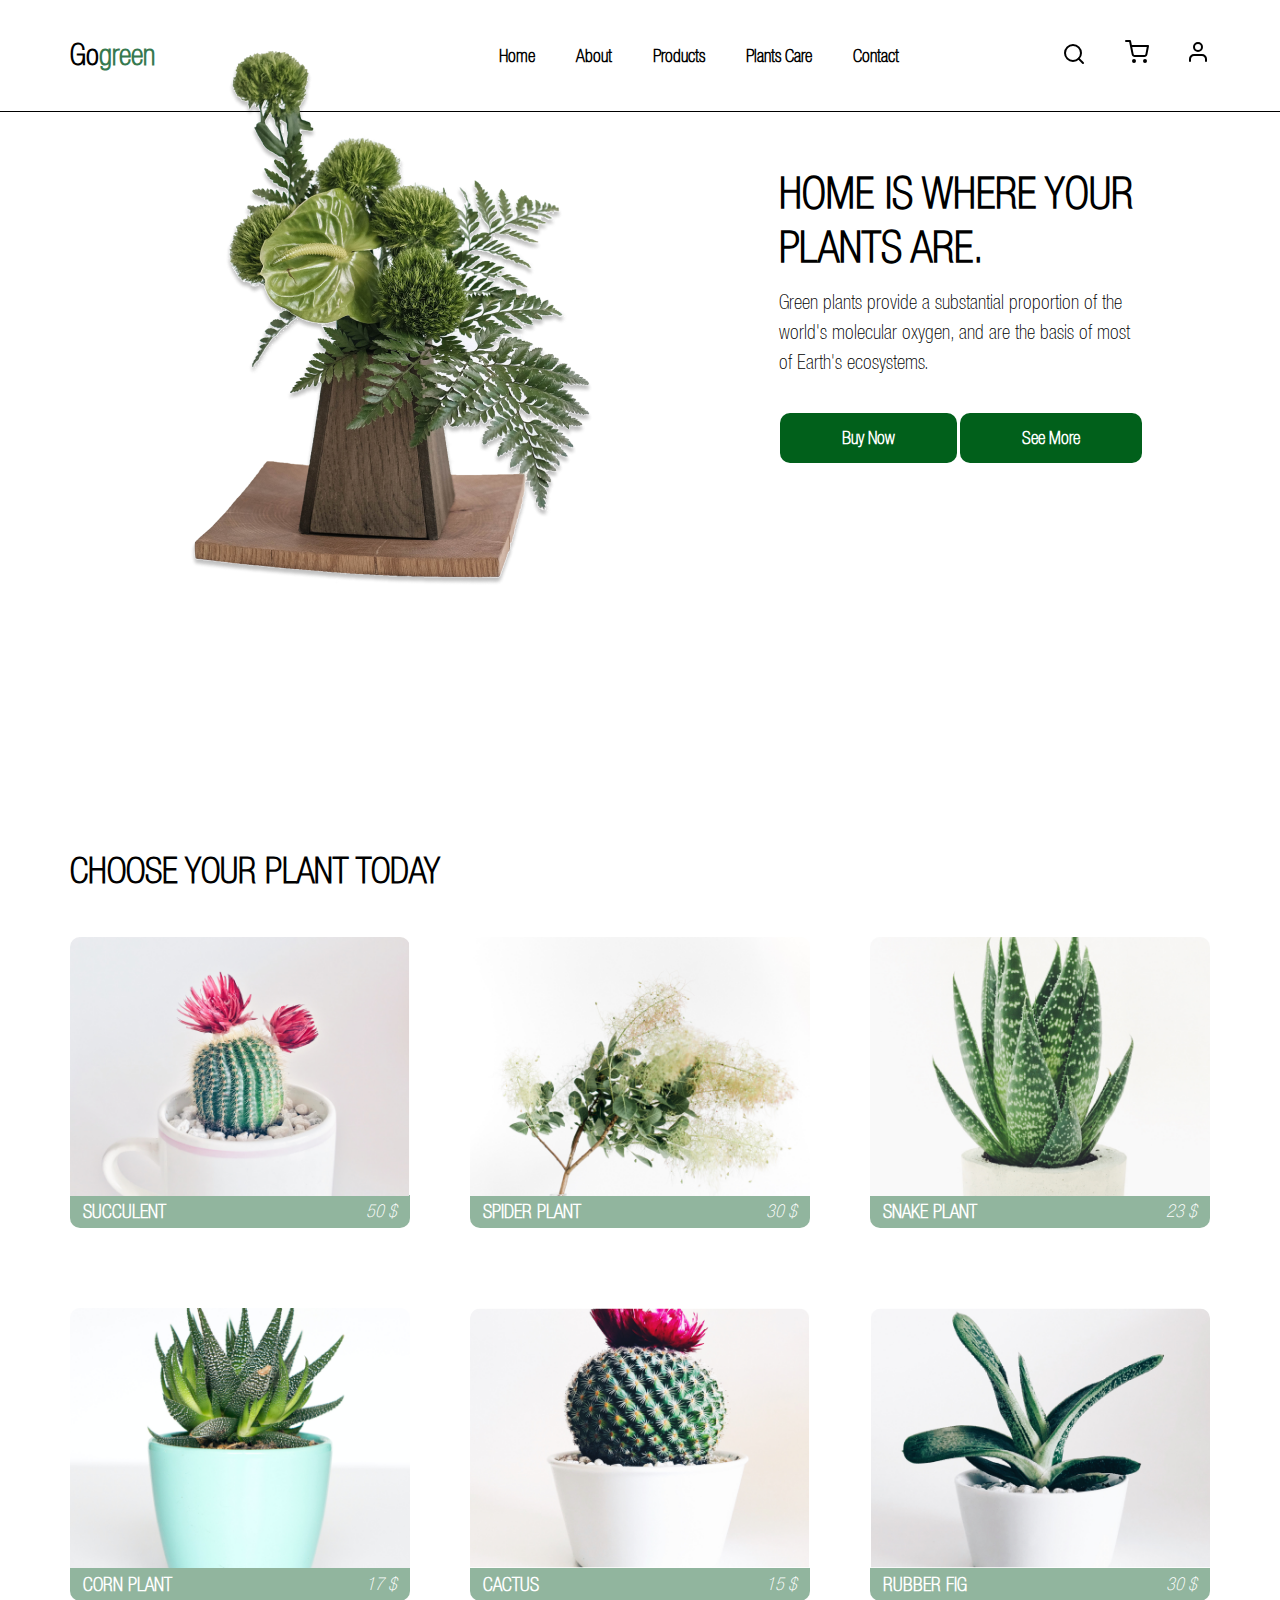
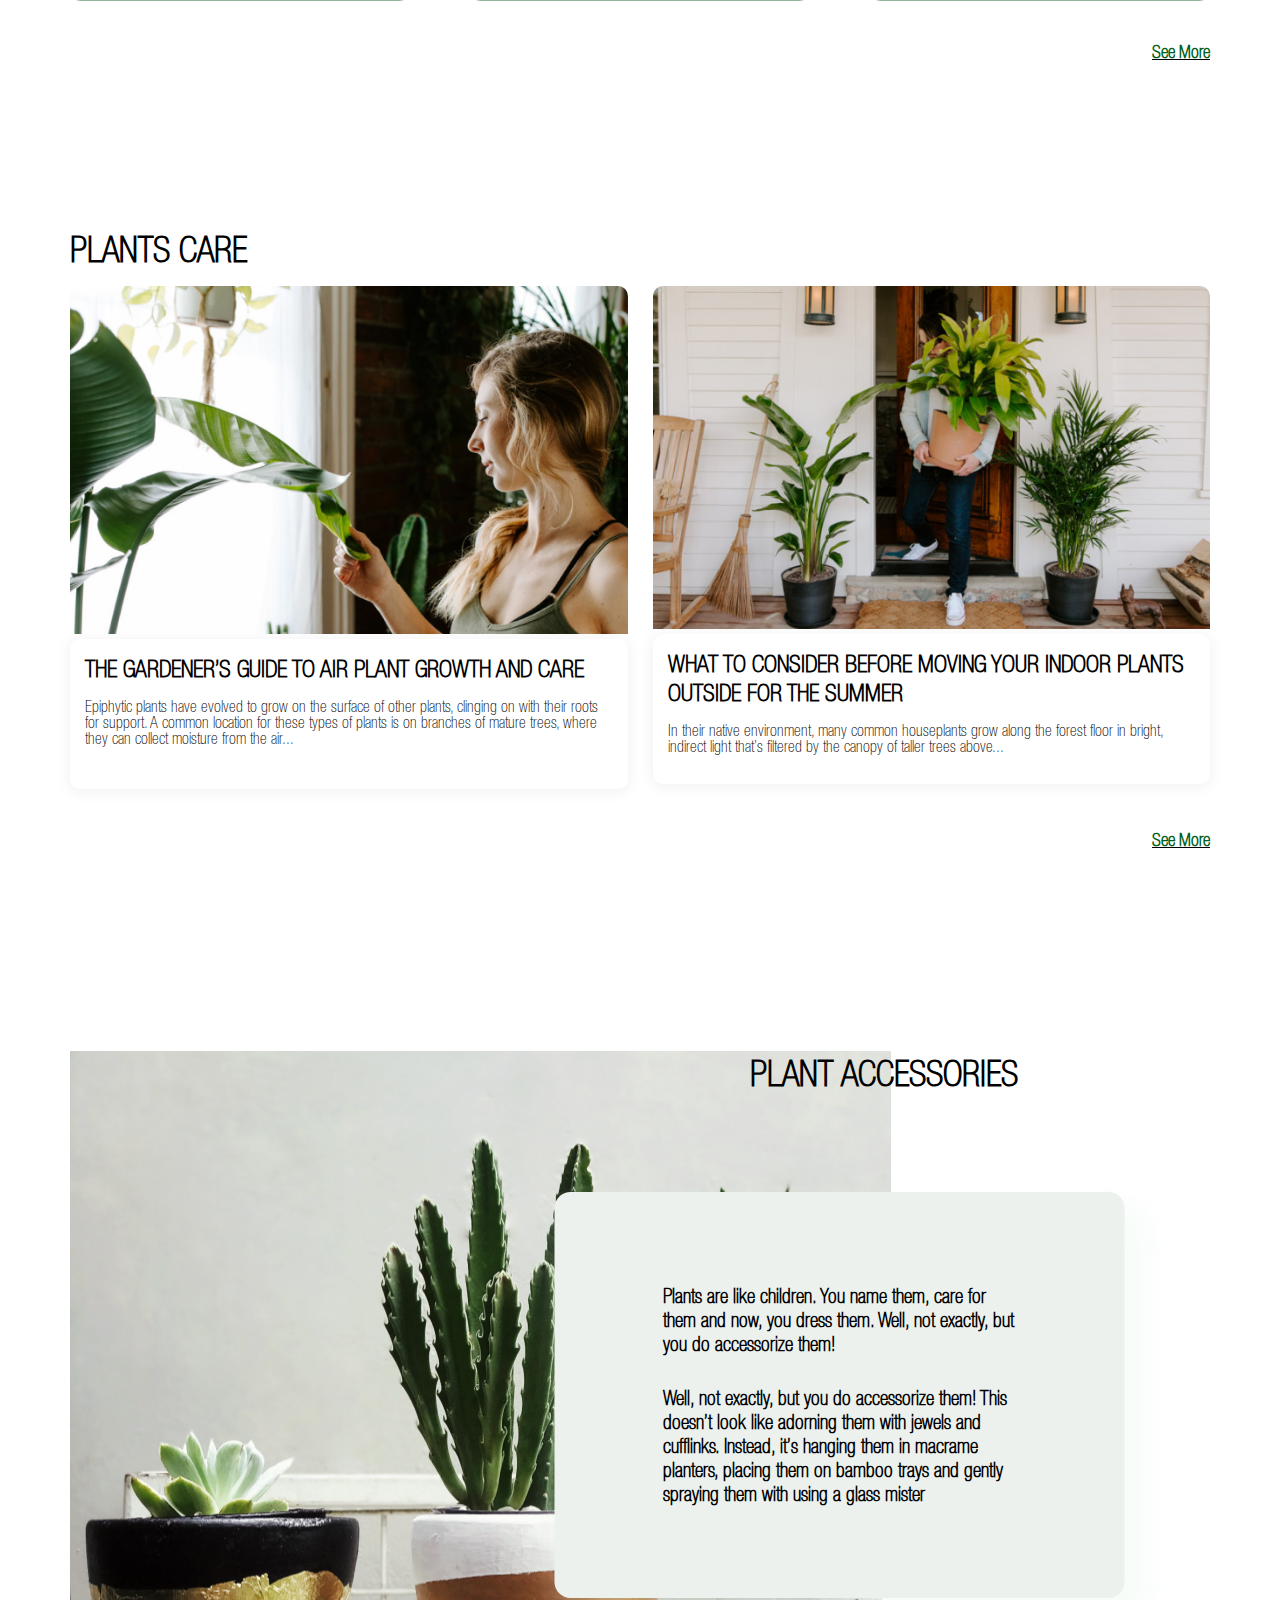
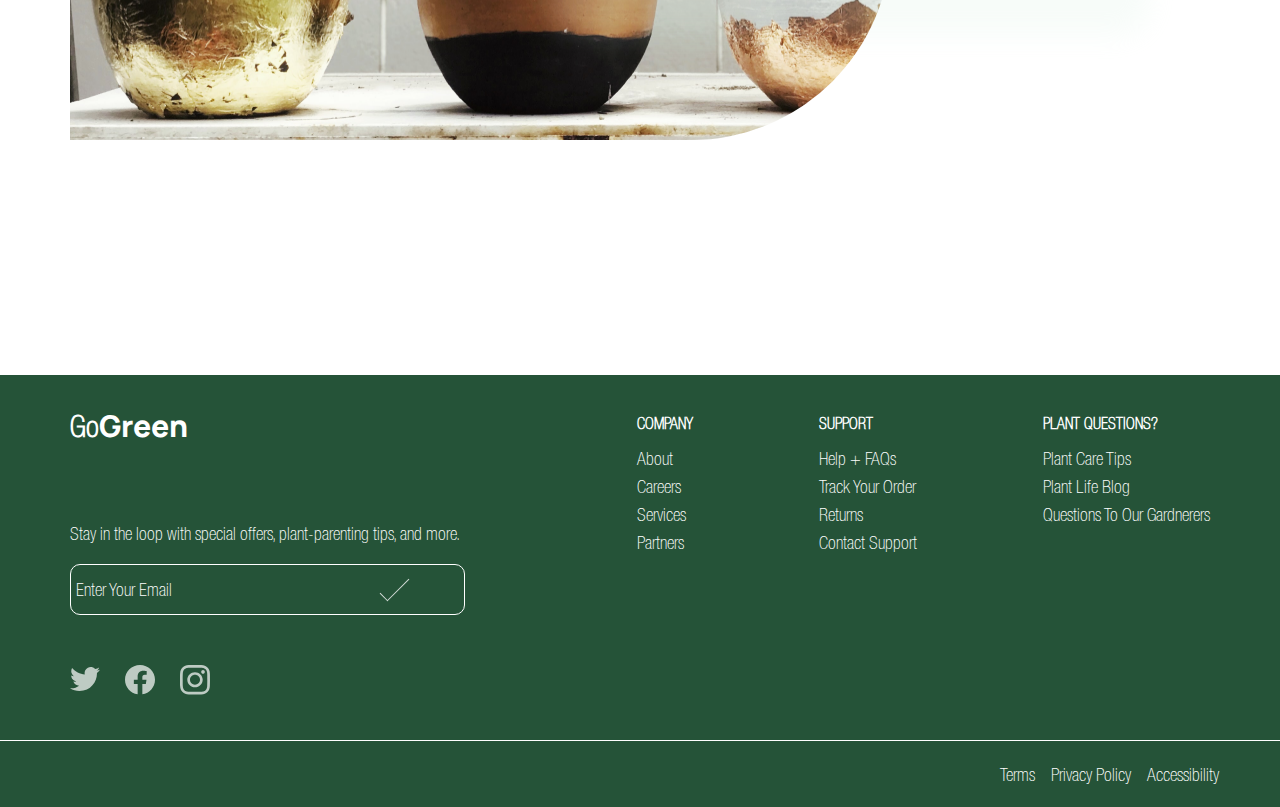
<file: index.html>
<!DOCTYPE html>
<html lang="us">
    <head>
        <title>GoGreen - Home</title>

        <meta name="viewport" content="width=device-width, initial-scale=1.0">
        <meta charset="UTF-8">
        <meta http-equiv="X-UA-Compatible" content="IE=edge">
        <meta name="description" content="Plants webpage">

        <!-- css files -->
        <link rel="stylesheet" href="assets/css/reset.css">
        <link rel="stylesheet" href="assets/css/style.css">
    </head>

    <body>

        <!-- header -->
        <header class="container dis-flex sp-bet align-mid">
            <div class="header-item logo">
                <a href="index.html">
                <span class="logo-text">go<span class="logo-accent">green</span></span>
            </a>
            </div>
            <nav class="header-item nav dis-flex align-mid">
                <div class="links">
                    <ul class="dis-flex">
                        <li><a href="index.html">home</a></li>
                        <li><a href="">about</a></li>
                        <li><a href="">products</a></li>
                        <li><a href="">plants care</a></li>
                        <li><a href="assets/pages/contact.html">contact</a></li>
                    </ul>
                </div>
                <div class="user-links">
                    <ul class="dis-flex">
                        <li><form class="search-from">
                            <button type="submit" name="search" class="search-btn"><svg width="24" height="24" viewBox="0 0 24 24" fill="none" xmlns="http://www.w3.org/2000/svg">
                                <path d="M11 19C15.4183 19 19 15.4183 19 11C19 6.58172 15.4183 3 11 3C6.58172 3 3 6.58172 3 11C3 15.4183 6.58172 19 11 19Z" stroke="black" stroke-width="2" stroke-linecap="round" stroke-linejoin="round"/>
                                <path d="M20.9999 21L16.6499 16.65" stroke="black" stroke-width="2" stroke-linecap="round" stroke-linejoin="round"/>
                                </svg>
                                </button>
                        </form>
                    </li>
                        <li><a href="#"><svg width="24" height="24" viewBox="0 0 24 24" fill="none" xmlns="http://www.w3.org/2000/svg">
                            <path d="M9 22C9.55228 22 10 21.5523 10 21C10 20.4477 9.55228 20 9 20C8.44772 20 8 20.4477 8 21C8 21.5523 8.44772 22 9 22Z" stroke="black" stroke-width="2" stroke-linecap="round" stroke-linejoin="round"/>
                            <path d="M20 22C20.5523 22 21 21.5523 21 21C21 20.4477 20.5523 20 20 20C19.4477 20 19 20.4477 19 21C19 21.5523 19.4477 22 20 22Z" stroke="black" stroke-width="2" stroke-linecap="round" stroke-linejoin="round"/>
                            <path d="M1 1H5L7.68 14.39C7.77144 14.8504 8.02191 15.264 8.38755 15.5583C8.75318 15.8526 9.2107 16.009 9.68 16H19.4C19.8693 16.009 20.3268 15.8526 20.6925 15.5583C21.0581 15.264 21.3086 14.8504 21.4 14.39L23 6H6" stroke="black" stroke-width="2" stroke-linecap="round" stroke-linejoin="round"/>
                            </svg>
                            </a></li>
                        <li><a href="#"><svg width="24" height="24" viewBox="0 0 24 24" fill="none" xmlns="http://www.w3.org/2000/svg">
                            <path d="M20 21V19C20 17.9391 19.5786 16.9217 18.8284 16.1716C18.0783 15.4214 17.0609 15 16 15H8C6.93913 15 5.92172 15.4214 5.17157 16.1716C4.42143 16.9217 4 17.9391 4 19V21" stroke="black" stroke-width="2" stroke-linecap="round" stroke-linejoin="round"/>
                            <path d="M12 11C14.2091 11 16 9.20914 16 7C16 4.79086 14.2091 3 12 3C9.79086 3 8 4.79086 8 7C8 9.20914 9.79086 11 12 11Z" stroke="black" stroke-width="2" stroke-linecap="round" stroke-linejoin="round"/>
                            </svg>
                            </a></li>
                    </ul>
                </div>
            </nav>
        </header>

        <!-- main content -->

        <main class="home container">
            <section class="banner dis-flex align-mid sp-around">
                <div class="imagebox">
                    <img src="assets/media/photos/table-plant.png" alt="table-plant">
                </div>
                <div class="textbox">
                    <h1 class="title">home is where your plants are.</h1>
                    <p class="details">Green plants provide a substantial proportion of the world's molecular oxygen, and are the basis of most of Earth's ecosystems.</p>
                    <div class="action-btn dis-flex sp-around">
                        <a href="#">buy now</a>
                        <a href="#">see more</a>
                    </div>
                </div>
            </section>
            <section class="product-list" style="margin: 227px 0 164px">
                <h2>Choose Your Plant Today</h2>
                <div class="products dis-grid">
                    <div class="product">
                        <div class="imagebox-prod pos-rel">
                        <img class="prod-img" src="assets/media/photos/products/stephanie-harvey.png" alt="SUCCULENT">
                        <a href="#" class="cart-button pos-abs">add to cart</a></div>
                        <div class="prod-action dis-flex sp-bet">
                            <h6 class="prod-title">SUCCULENT</h6>
                            <span class="price">50 $</span>
                        </div>
                            
                        </div>
                    <div class="product">
                            <div class="imagebox-prod pos-rel">
                            <img class="prod-img" src="assets/media/photos/products/gaelle-marcel-Azod.png" alt="SPIDER-PLANT">
                            <a href="#" class="cart-button pos-abs">add to cart</a></div>
                            <div class="prod-action dis-flex sp-bet">
                                <h6 class="prod-title">SPIDER PLANT</h6>
                                <span class="price">30 $</span>
                            </div>
                                
                        </div>
                    <div class="product">
                            <div class="imagebox-prod pos-rel">
                            <img class="prod-img" src="assets/media/photos/products/stephanie-harvey-T0.png" alt="SNAKE-PLANT">
                            <a href="#" class="cart-button pos-abs">add to cart</a></div>
                            <div class="prod-action dis-flex sp-bet">
                                <h6 class="prod-title">SNAKE PLANT</h6>
                                <span class="price">23 $</span>
                            </div>
                                
                    </div>
                    <div class="product">
                        <div class="imagebox-prod pos-rel">
                        <img class="prod-img" src="assets/media/photos/products/galina-n.png" alt="corn-plant">
                        <a href="#" class="cart-button pos-abs">add to cart</a></div>
                        <div class="prod-action dis-flex sp-bet">
                            <h6 class="prod-title">corn plant</h6>
                            <span class="price">17 $</span>
                        </div>
                            
                    </div>
                    <div class="product">
                        <div class="imagebox-prod pos-rel">
                        <img class="prod-img" src="assets/media/photos/products/cactus.png" alt="cactus">
                        <a href="#" class="cart-button pos-abs">add to cart</a></div>
                        <div class="prod-action dis-flex sp-bet">
                            <h6 class="prod-title">cactus</h6>
                            <span class="price">15 $</span>
                        </div>
                    </div>
                    <div class="product">
                        <div class="imagebox-prod pos-rel">
                        <img class="prod-img" src="assets/media/photos/products/rubber.png" alt="rubber-fig">
                        <a href="#" class="cart-button pos-abs">add to cart</a></div>
                        <div class="prod-action dis-flex sp-bet">
                            <h6 class="prod-title">rubber fig</h6>
                            <span class="price">30 $</span>
                        </div>
                            
                        </div>
                </div>
                <div class="btn">
                <a href="#">see more</a>
            </div>
                </div>
            </section>
            <section class="blogs dis-grid">
                <h2 style="grid-column:1/3; margin-bottom: 15px;">plants care</h2>
                <div class="article">
                    <div class="imagebox">
                        <a href="#"><img src="assets/media/photos/Bloomscape_Spring.png" alt="Bloomscape_Spring"></a>
                    </div>
                    <div class="textbox">
                        <h4 class="blog-title">The Gardener’s Guide to Air Plant Growth and Care</h4>
                        <p class="excrept">Epiphytic plants have evolved to grow on the surface of other plants, clinging on with their roots for support. A common location for these types of plants is on branches of mature trees, where they can collect moisture from the air...</p>
                    </div>
                </div>
                <div class="article">
                    <div class="imagebox">
                        <a href="#"><img src="assets/media/photos/bloomscape_indoor-outdoor.png" alt="bloomscape_indoor-outdoor"></a>
                    </div>
                    <div class="textbox">
                        <h4 class="blog-title">What To Consider Before Moving Your Indoor Plants 
                            Outside For The Summer
                            </h4>
                        <p class="excrept">In their native environment, many common houseplants grow along the forest floor in bright, indirect light that’s filtered by the canopy of taller trees above...</p>
                    </div>
                </div>
                <div class="btn" style="grid-column:1/3">
                    <a href="#">see more</a>
                </div>
            </section>
            <div class="bio pos-rel">
                <h2 class="pos-abs">Plant Accessories</h2>
                <div class="dis-flex pos-rel">
                <div class="imagebox">
                    <img src="assets/media/photos/ivy-aralia-nizar-Si4PIiajJVU-unsplash 1.png" alt="ivy-aralia-nizar" width="100%" height="100%">
                </div>
                <div class="textbox pos-abs">
                    <p>Plants are like children. You name them, care for them and now, you dress them. Well, not exactly, but you do accessorize them!</p>
                    <p>Well, not exactly, but you do accessorize them! This doesn’t look like adorning them with jewels and cufflinks. Instead, it’s hanging them in macrame planters, placing them on bamboo trays and gently spraying them with using a glass mister
                    </p>
                </div>
            </div>
        </div>
        </main>

        <!-- footer -->

        <footer>
            <div class="top-footer dis-flex sp-bet" style="border-bottom: 1px solid #fff">
                <div class="footer-item info container">
                    <div class="logo">
                        <a href="index.html">go<span class="bold-txt">Green</span></a>
                    </div>
                    <form class="subscribe pos-rel">
                        <p>Stay in the loop with special offers, plant-parenting tips, and more.</p>
                        <input size="50" type="email" placeholder="enter your email">
                        <input type="submit" value="" class="pos-abs">
                    </form>
                    <div class="socials">
                        <ul class="dis-flex align-mid" style="column-gap: 25px;">
                            <li><a href="#" target="_blank">
                                <svg width="30" height="25" viewBox="0 0 30 25" fill="none" xmlns="http://www.w3.org/2000/svg">
                                    <path d="M9.4377 24.002C20.7557 24.002 26.9479 14.7668 26.9479 6.76044C26.9479 6.50081 26.942 6.23541 26.9303 5.97579C28.1348 5.11802 29.1744 4.05556 30 2.83833C28.8782 3.3298 27.6871 3.65078 26.4674 3.7903C27.7516 3.03232 28.7132 1.84157 29.1738 0.438789C27.9657 1.1438 26.6445 1.64112 25.2668 1.90944C24.3385 0.938252 23.1112 0.295213 21.7746 0.0797373C20.438 -0.135738 19.0665 0.0883523 17.8722 0.717362C16.6779 1.34637 15.7273 2.34527 15.1673 3.55961C14.6074 4.77395 14.4693 6.13611 14.7744 7.43547C12.3281 7.31459 9.93492 6.68886 7.74998 5.59883C5.56503 4.5088 3.63712 2.97881 2.09121 1.10805C1.3055 2.44193 1.06507 4.02035 1.41879 5.52251C1.77251 7.02467 2.69383 8.33785 3.99551 9.19517C3.01829 9.16462 2.06247 8.90555 1.20703 8.43937V8.51437C1.20616 9.91418 1.69762 11.2711 2.59789 12.3544C3.49815 13.4378 4.75165 14.1807 6.14531 14.457C5.24007 14.7008 4.28998 14.7364 3.36855 14.5608C3.76182 15.7647 4.52697 16.8176 5.55721 17.5726C6.58746 18.3277 7.8314 18.7472 9.11543 18.7726C6.93553 20.4586 4.24272 21.3732 1.4707 21.3688C0.979109 21.3681 0.487999 21.3384 0 21.28C2.81607 23.0589 6.09191 24.0038 9.4377 24.002Z" fill="white"/>
                                    </svg>
                            </a></li>
                            <li><a href="#" target="_blank">
                                <svg width="30" height="30" viewBox="0 0 30 30" fill="none" xmlns="http://www.w3.org/2000/svg">
                                    <path d="M30 14.7699C30 6.61272 23.2843 0 15 0C6.71572 0 0 6.61272 0 14.7699C0 22.1419 5.48525 28.2524 12.6562 29.3604V19.0394H8.84766V14.7699H12.6562V11.5159C12.6562 7.81422 14.8957 5.76951 18.322 5.76951C19.9626 5.76951 21.6797 6.05798 21.6797 6.05798V9.69277H19.7883C17.925 9.69277 17.3438 10.8314 17.3438 12.0006V14.7699H21.5039L20.8389 19.0394H17.3438V29.3604C24.5147 28.2524 30 22.1419 30 14.7699Z" fill="white"/>
                                    </svg>
                                    
                            </a></li>
                            <li>
                                <a href="#" target="_blank">
                                    <svg width="30" height="30" viewBox="0 0 30 30" fill="none" xmlns="http://www.w3.org/2000/svg">
                                        <path d="M15 2.65974C19.0078 2.65974 19.4824 2.67705 21.0586 2.74629C22.5234 2.80975 23.3145 3.05207 23.8418 3.254C24.5391 3.5194 25.043 3.84249 25.5645 4.35598C26.0918 4.87523 26.4141 5.36564 26.6836 6.05221C26.8887 6.57147 27.1348 7.35612 27.1992 8.79273C27.2695 10.3505 27.2871 10.8178 27.2871 14.7584C27.2871 18.7047 27.2695 19.1721 27.1992 20.7241C27.1348 22.1665 26.8887 22.9453 26.6836 23.4646C26.4141 24.1512 26.0859 24.6473 25.5645 25.1608C25.0371 25.6801 24.5391 25.9974 23.8418 26.2628C23.3145 26.4647 22.5176 26.7071 21.0586 26.7705C19.4766 26.8398 19.002 26.8571 15 26.8571C10.9922 26.8571 10.5176 26.8398 8.94141 26.7705C7.47656 26.7071 6.68555 26.4647 6.1582 26.2628C5.46094 25.9974 4.95703 25.6743 4.43555 25.1608C3.9082 24.6416 3.58594 24.1512 3.31641 23.4646C3.11133 22.9453 2.86523 22.1607 2.80078 20.7241C2.73047 19.1663 2.71289 18.699 2.71289 14.7584C2.71289 10.8121 2.73047 10.3447 2.80078 8.79273C2.86523 7.35035 3.11133 6.57147 3.31641 6.05221C3.58594 5.36564 3.91406 4.86946 4.43555 4.35598C4.96289 3.83672 5.46094 3.5194 6.1582 3.254C6.68555 3.05207 7.48242 2.80975 8.94141 2.74629C10.5176 2.67705 10.9922 2.65974 15 2.65974ZM15 0C10.9277 0 10.418 0.0173085 8.81836 0.0865426C7.22461 0.155777 6.12891 0.409635 5.17969 0.773114C4.18945 1.1539 3.35156 1.65585 2.51953 2.48089C1.68164 3.30016 1.17188 4.1252 0.785156 5.09448C0.416016 6.03491 0.158203 7.10803 0.0878906 8.67734C0.0175781 10.2582 0 10.7601 0 14.7699C0 18.7797 0.0175781 19.2817 0.0878906 20.8568C0.158203 22.4261 0.416016 23.505 0.785156 24.4396C1.17188 25.4147 1.68164 26.2397 2.51953 27.059C3.35156 27.8783 4.18945 28.386 5.17383 28.761C6.12891 29.1245 7.21875 29.3783 8.8125 29.4476C10.4121 29.5168 10.9219 29.5341 14.9941 29.5341C19.0664 29.5341 19.5762 29.5168 21.1758 29.4476C22.7695 29.3783 23.8652 29.1245 24.8145 28.761C25.7988 28.386 26.6367 27.8783 27.4688 27.059C28.3008 26.2397 28.8164 25.4147 29.1973 24.4454C29.5664 23.505 29.8242 22.4318 29.8945 20.8625C29.9648 19.2875 29.9824 18.7855 29.9824 14.7757C29.9824 10.7659 29.9648 10.264 29.8945 8.68888C29.8242 7.11957 29.5664 6.04068 29.1973 5.10601C28.8281 4.1252 28.3184 3.30016 27.4805 2.48089C26.6484 1.66162 25.8105 1.1539 24.8262 0.778884C23.8711 0.415405 22.7813 0.161546 21.1875 0.0923121C19.582 0.0173085 19.0723 0 15 0Z" fill="white"/>
                                        <path d="M15 7.18311C10.7461 7.18311 7.29492 10.5813 7.29492 14.77C7.29492 18.9587 10.7461 22.3569 15 22.3569C19.2539 22.3569 22.7051 18.9587 22.7051 14.77C22.7051 10.5813 19.2539 7.18311 15 7.18311ZM15 19.6914C12.2402 19.6914 10.002 17.4874 10.002 14.77C10.002 12.0526 12.2402 9.84862 15 9.84862C17.7598 9.84862 19.998 12.0526 19.998 14.77C19.998 17.4874 17.7598 19.6914 15 19.6914Z" fill="white"/>
                                        <path d="M24.8086 6.88306C24.8086 7.86387 24 8.6543 23.0098 8.6543C22.0137 8.6543 21.2109 7.85811 21.2109 6.88306C21.2109 5.90224 22.0195 5.11182 23.0098 5.11182C24 5.11182 24.8086 5.90801 24.8086 6.88306Z" fill="white"/>
                                        </svg>
                                                                
                            </a>
                        </li>
                        </ul>
                    </div>
                </div>
                <nav class="footer-item nav container dis-flex">
                    <ul>
                        <h6>company</h6>
                        <li><a href="#">about</a></li>
                        <li><a href="#">careers</a></li>
                        <li><a href="#">services</a></li>
                        <li><a href="#">partners</a></li>
                    </ul>
                    <ul>
                        <h6>support</h6>
                        <li><a href="#">Help + FAQs</a></li>
                        <li><a href="#">Track Your Order</a></li>
                        <li><a href="#">Returns</a></li>
                        <li><a href="#">Contact Support</a></li>
                    </ul>
                    <ul>
                        <h6>PLANT QUESTIONS?</h6>
                        <li><a href="#">Plant Care Tips</a></li>
                        <li><a href="#">Plant Life Blog</a></li>
                        <li><a href="#">Questions to our Gardnerers</a></li>
                    </ul>
                </nav>
            </div>
            <div class="bottom-footer">
                <nav class="bottom-nav">
                    <ul class="dis-flex" style="column-gap: 16px; flex-direction: row-reverse;">
                        <li><a href="#">Accessibility</a></li>
                        <li><a href="#">Privacy Policy</a></li>
                        <li><a href="#">Terms</a></li>
                    </ul>
                </nav>
            </div>
        </footer>
    </body>
</html>
</file>
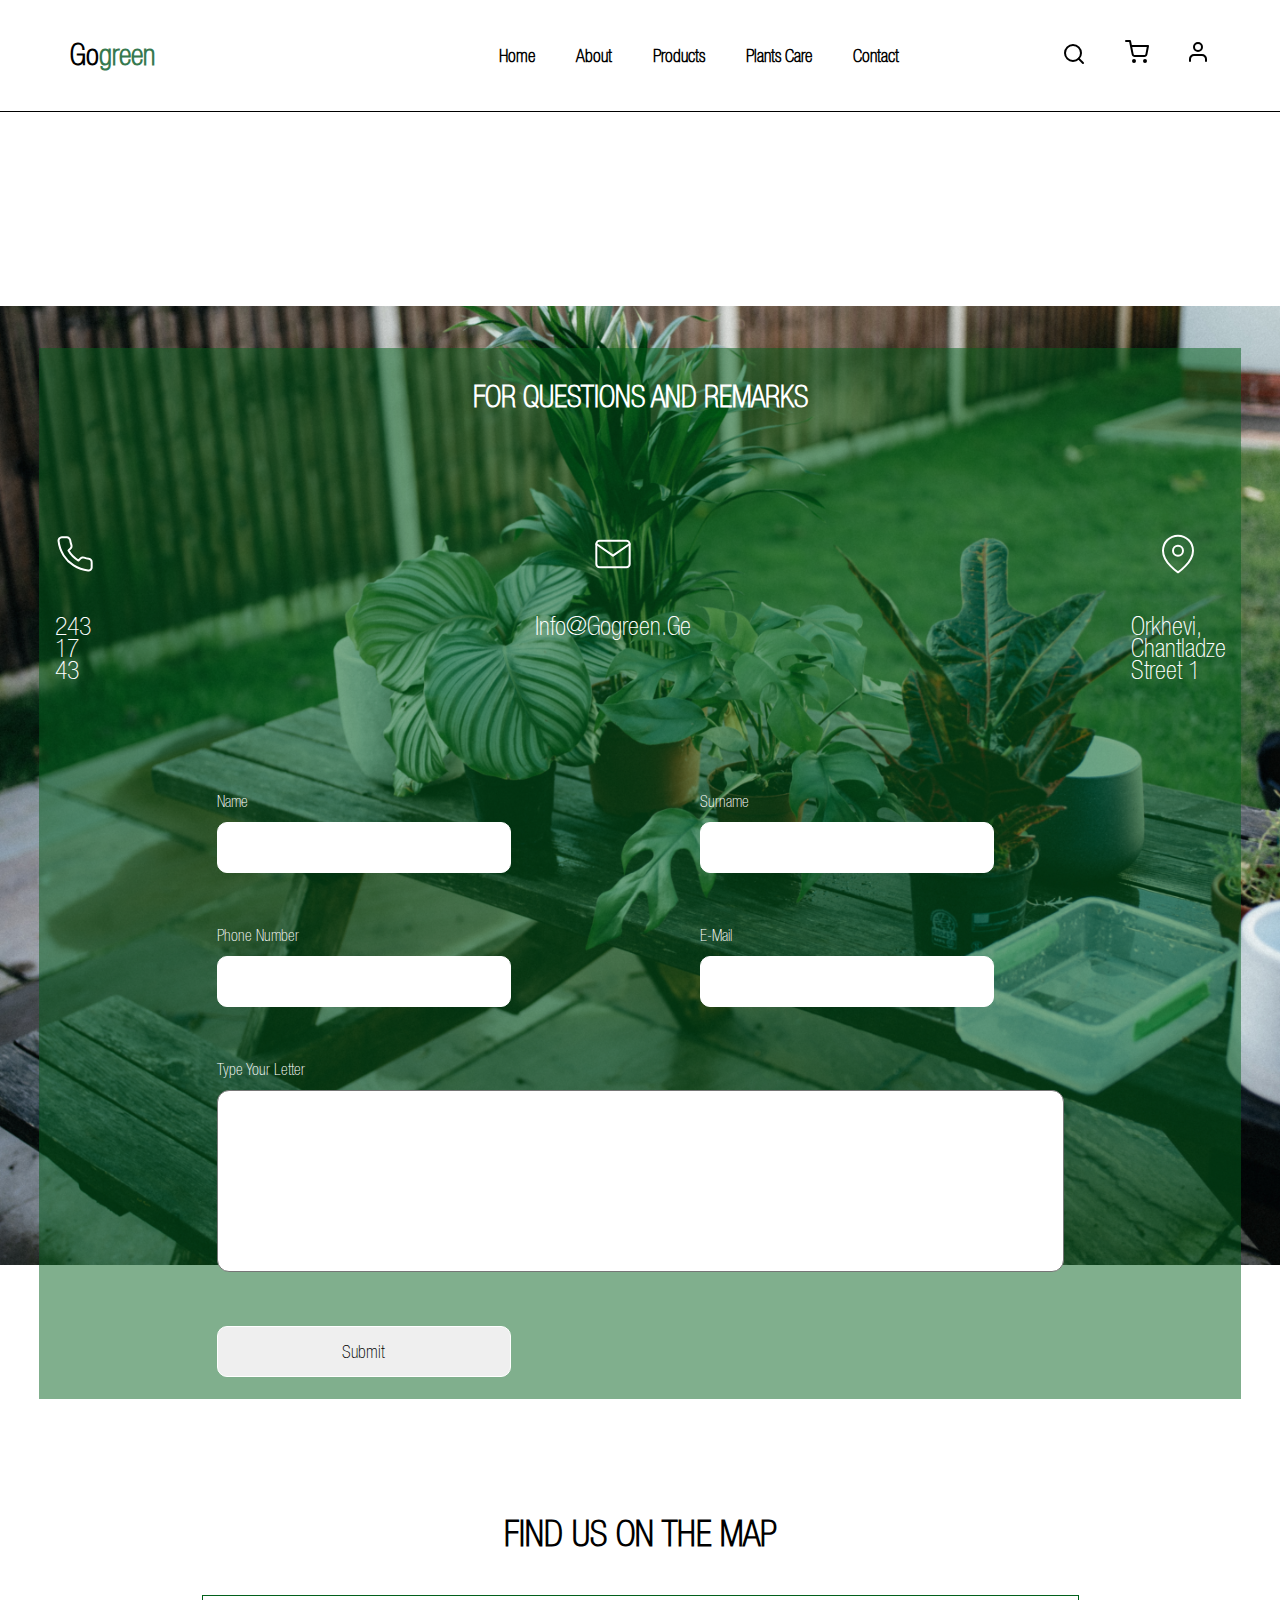
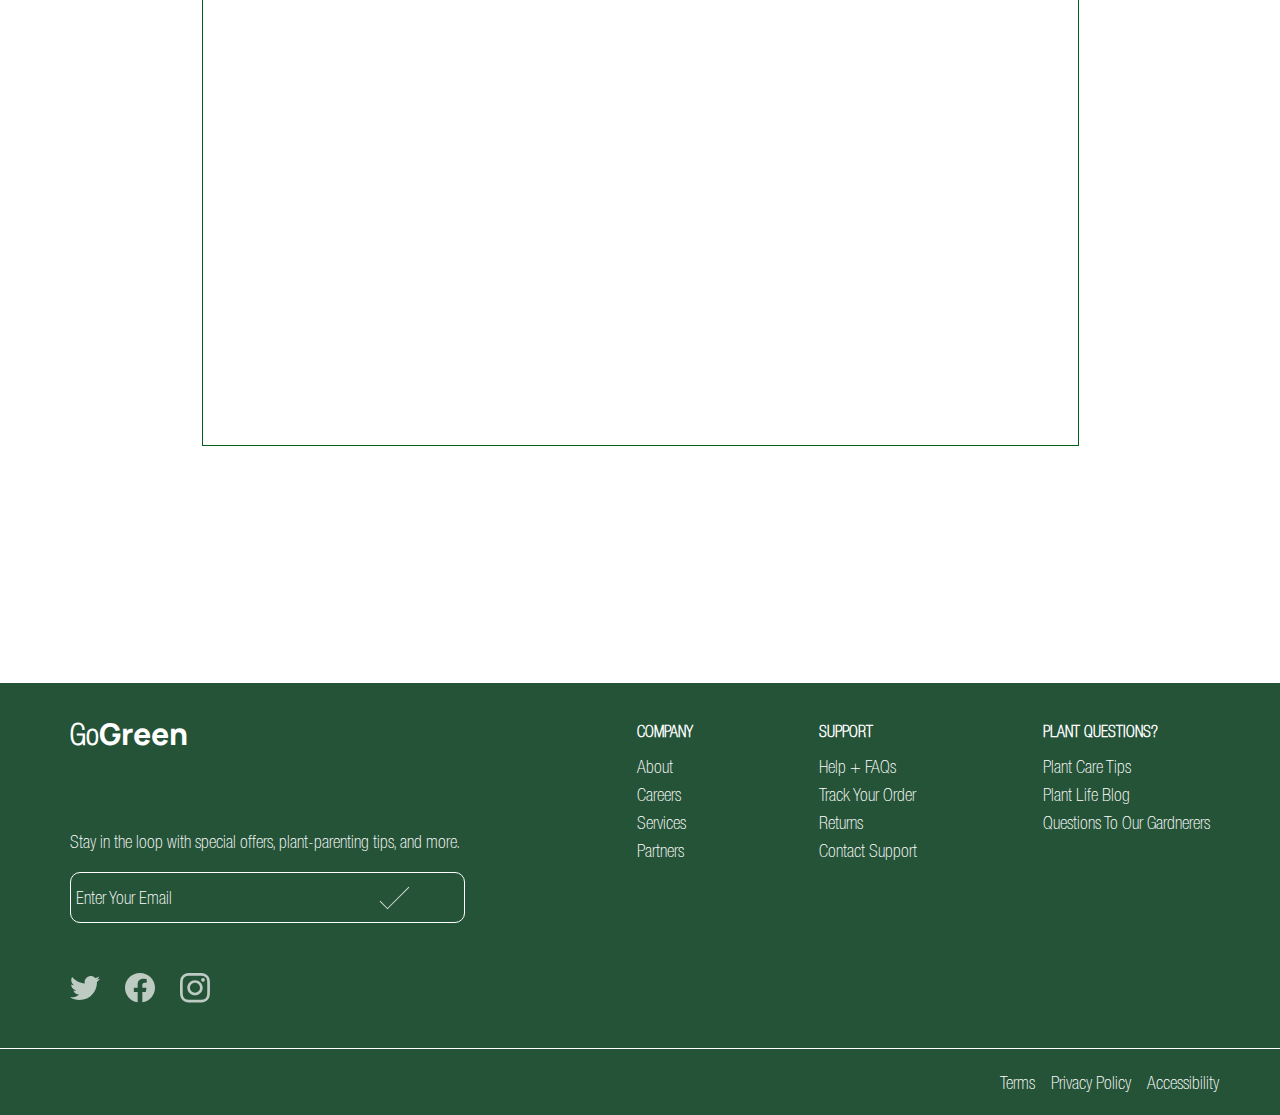
<file: assets/pages/contact.html>
<!DOCTYPE html>
<html lang="us">
    <head>
        <title>GoGreen - Home</title>

        <meta name="viewport" content="width=device-width, initial-scale=1.0">
        <meta charset="UTF-8">
        <meta http-equiv="X-UA-Compatible" content="IE=edge">
        <meta name="description" content="Plants webpage">

        <!-- css files -->
        <link rel="stylesheet" href="../css/reset.css">
        <link rel="stylesheet" href="../css/style.css">
    </head>

    <body>

        <!-- header -->
        <header class="container dis-flex sp-bet align-mid">
            <div class="header-item logo">
                <a href="../../index.html">
                <span class="logo-text">go<span class="logo-accent">green</span></span>
            </a>
            </div>
            <nav class="header-item nav dis-flex align-mid">
                <div class="links">
                    <ul class="dis-flex">
                        <li><a href="../../index.html">home</a></li>
                        <li><a href="">about</a></li>
                        <li><a href="">products</a></li>
                        <li><a href="">plants care</a></li>
                        <li><a href="contact.html">contact</a></li>
                    </ul>
                </div>
                <div class="user-links">
                    <ul class="dis-flex">
                        <li><form class="search-from">
                            <button type="submit" name="search" class="search-btn"><svg width="24" height="24" viewBox="0 0 24 24" fill="none" xmlns="http://www.w3.org/2000/svg">
                                <path d="M11 19C15.4183 19 19 15.4183 19 11C19 6.58172 15.4183 3 11 3C6.58172 3 3 6.58172 3 11C3 15.4183 6.58172 19 11 19Z" stroke="black" stroke-width="2" stroke-linecap="round" stroke-linejoin="round"/>
                                <path d="M20.9999 21L16.6499 16.65" stroke="black" stroke-width="2" stroke-linecap="round" stroke-linejoin="round"/>
                                </svg>
                                </button>
                        </form>
                    </li>
                        <li><a href="#"><svg width="24" height="24" viewBox="0 0 24 24" fill="none" xmlns="http://www.w3.org/2000/svg">
                            <path d="M9 22C9.55228 22 10 21.5523 10 21C10 20.4477 9.55228 20 9 20C8.44772 20 8 20.4477 8 21C8 21.5523 8.44772 22 9 22Z" stroke="black" stroke-width="2" stroke-linecap="round" stroke-linejoin="round"/>
                            <path d="M20 22C20.5523 22 21 21.5523 21 21C21 20.4477 20.5523 20 20 20C19.4477 20 19 20.4477 19 21C19 21.5523 19.4477 22 20 22Z" stroke="black" stroke-width="2" stroke-linecap="round" stroke-linejoin="round"/>
                            <path d="M1 1H5L7.68 14.39C7.77144 14.8504 8.02191 15.264 8.38755 15.5583C8.75318 15.8526 9.2107 16.009 9.68 16H19.4C19.8693 16.009 20.3268 15.8526 20.6925 15.5583C21.0581 15.264 21.3086 14.8504 21.4 14.39L23 6H6" stroke="black" stroke-width="2" stroke-linecap="round" stroke-linejoin="round"/>
                            </svg>
                            </a></li>
                        <li><a href="#"><svg width="24" height="24" viewBox="0 0 24 24" fill="none" xmlns="http://www.w3.org/2000/svg">
                            <path d="M20 21V19C20 17.9391 19.5786 16.9217 18.8284 16.1716C18.0783 15.4214 17.0609 15 16 15H8C6.93913 15 5.92172 15.4214 5.17157 16.1716C4.42143 16.9217 4 17.9391 4 19V21" stroke="black" stroke-width="2" stroke-linecap="round" stroke-linejoin="round"/>
                            <path d="M12 11C14.2091 11 16 9.20914 16 7C16 4.79086 14.2091 3 12 3C9.79086 3 8 4.79086 8 7C8 9.20914 9.79086 11 12 11Z" stroke="black" stroke-width="2" stroke-linecap="round" stroke-linejoin="round"/>
                            </svg>
                            </a></li>
                    </ul>
                </div>
            </nav>
        </header>

        <!-- main content -->

        <main class="contact">
            <section class="contact-section">
                <div class="contact-box dis-flex flex-center align-mid">
                    <h1>FOR QUESTIONS AND REMARKS</h1>
                    <nav class="contact-info dis-flex">
                        <ul class="dis-flex" style="column-gap:440px;">
                            <li><a class="dis-flex align-mid" href="callto:123">
                                <svg width="40" height="40" viewBox="0 0 40 40" fill="none" xmlns="http://www.w3.org/2000/svg">
                                    <path d="M36.6669 28.2V33.2C36.6688 33.6642 36.5737 34.1236 36.3877 34.5489C36.2018 34.9742 35.929 35.356 35.587 35.6698C35.245 35.9836 34.8412 36.2225 34.4015 36.3712C33.9618 36.5199 33.4958 36.5751 33.0335 36.5334C27.9049 35.9761 22.9785 34.2236 18.6502 31.4167C14.6233 28.8578 11.2091 25.4436 8.65021 21.4167C5.83351 17.0687 4.08062 12.1183 3.53355 6.96669C3.4919 6.5058 3.54667 6.04129 3.69438 5.60273C3.84209 5.16417 4.0795 4.76117 4.39149 4.41939C4.70348 4.07761 5.08322 3.80453 5.50653 3.61756C5.92984 3.43058 6.38745 3.33379 6.85021 3.33335H11.8502C12.6591 3.32539 13.4432 3.61182 14.0565 4.13924C14.6698 4.66666 15.0703 5.3991 15.1835 6.20002C15.3946 7.80013 15.786 9.37123 16.3502 10.8834C16.5745 11.4799 16.623 12.1282 16.4901 12.7515C16.3571 13.3748 16.0483 13.9469 15.6002 14.4L13.4835 16.5167C15.8561 20.6893 19.311 24.1441 23.4835 26.5167L25.6002 24.4C26.0534 23.9519 26.6255 23.6431 27.2487 23.5102C27.872 23.3772 28.5203 23.4258 29.1169 23.65C30.629 24.2143 32.2001 24.6056 33.8002 24.8167C34.6098 24.9309 35.3492 25.3387 35.8778 25.9625C36.4063 26.5863 36.6872 27.3826 36.6669 28.2Z" stroke="white" stroke-width="2" stroke-linecap="round" stroke-linejoin="round"/>
                                    </svg>
                                    <span>243 17 43</span>
                            </a></li>
                            <li><a class="dis-flex align-mid" href="mailto:info@gogreen.ge">
                                <svg width="40" height="40" viewBox="0 0 40 40" fill="none" xmlns="http://www.w3.org/2000/svg">
                                    <path d="M6.66683 6.66669H33.3335C35.1668 6.66669 36.6668 8.16669 36.6668 10V30C36.6668 31.8334 35.1668 33.3334 33.3335 33.3334H6.66683C4.8335 33.3334 3.3335 31.8334 3.3335 30V10C3.3335 8.16669 4.8335 6.66669 6.66683 6.66669Z" stroke="white" stroke-width="2" stroke-linecap="round" stroke-linejoin="round"/>
                                    <path d="M36.6668 10L20.0002 21.6667L3.3335 10" stroke="white" stroke-width="2" stroke-linecap="round" stroke-linejoin="round"/>
                                    </svg>
                                    <span>info@gogreen.ge</span>
                            </a></li>
                            <li><a class="dis-flex align-mid" href="#">
                                <svg width="40" height="40" viewBox="0 0 40 40" fill="none" xmlns="http://www.w3.org/2000/svg">
                                    <path d="M35 16.6667C35 28.3334 20 38.3334 20 38.3334C20 38.3334 5 28.3334 5 16.6667C5 12.6884 6.58035 8.87313 9.3934 6.06008C12.2064 3.24704 16.0218 1.66669 20 1.66669C23.9782 1.66669 27.7936 3.24704 30.6066 6.06008C33.4196 8.87313 35 12.6884 35 16.6667Z" stroke="white" stroke-width="2" stroke-linecap="round" stroke-linejoin="round"/>
                                    <path d="M20 21.6667C22.7614 21.6667 25 19.4281 25 16.6667C25 13.9053 22.7614 11.6667 20 11.6667C17.2386 11.6667 15 13.9053 15 16.6667C15 19.4281 17.2386 21.6667 20 21.6667Z" stroke="white" stroke-width="2" stroke-linecap="round" stroke-linejoin="round"/>
                                    </svg>
                                    <span>Orkhevi, Chantladze Street 1</span>
                            </a></li>
                        </ul>
                    </nav>
                    <form class="contact-form dis-grid">
                        <div>
                        <label for="fname">name</label>
                        <input type="text" name="fname" id="fname">
                    </div>
                    <div>
                        <label for="lname">Surname</label>
                        <input type="text" name="lname" id="lname">
                    </div>
                    <div>
                        <label for="phone">Phone number</label>
                        <input type="tel" name="phone" id="phone">
                    </div>
                    <div>
                        <label for="mail">e-mail</label>
                        <input type="mail" name="mail" id="mail">
                    </div>
                    <div style="grid-column:1/3">
                        <label for="mail">Type your letter</label>
                        <textarea name="mail"  cols="150" rows="10" id="mail" style="resize:none;"></textarea>
                    </div>
                    <div>
                        <input type="submit">
                    </div>
                    </form>
                </div>
                
            </section>
            <div class="map">
                <h2>FIND US ON THE MAP</h2>
                <iframe src="https://www.google.com/maps/embed?pb=!1m18!1m12!1m3!1d7050661.956303704!2d68.9966984!3d30.3593034!2m3!1f0!2f0!3f0!3m2!1i1024!2i768!4f13.1!3m3!1m2!1s0x38db52d2f8fd751f%3A0x46b7a1f7e614925c!2sPakistan!5e0!3m2!1sen!2sge!4v1677935536571!5m2!1sen!2sge" width="877" height="451" allowfullscreen="" loading="lazy" referrerpolicy="no-referrer-when-downgrade"></iframe>
            </div>
        </main>

          <!-- footer -->

          <footer>
            <div class="top-footer dis-flex sp-bet" style="border-bottom: 1px solid #fff">
                <div class="footer-item info container">
                    <div class="logo">
                        <a href="../../index.html">go<span class="bold-txt">Green</span></a>
                    </div>
                    <form class="subscribe pos-rel">
                        <p>Stay in the loop with special offers, plant-parenting tips, and more.</p>
                        <input size="50" type="email" placeholder="enter your email">
                        <input type="submit" value="" class="pos-abs">
                    </form>
                    <div class="socials">
                        <ul class="dis-flex align-mid" style="column-gap: 25px;">
                            <li><a href="#" target="_blank">
                                <svg width="30" height="25" viewBox="0 0 30 25" fill="none" xmlns="http://www.w3.org/2000/svg">
                                    <path d="M9.4377 24.002C20.7557 24.002 26.9479 14.7668 26.9479 6.76044C26.9479 6.50081 26.942 6.23541 26.9303 5.97579C28.1348 5.11802 29.1744 4.05556 30 2.83833C28.8782 3.3298 27.6871 3.65078 26.4674 3.7903C27.7516 3.03232 28.7132 1.84157 29.1738 0.438789C27.9657 1.1438 26.6445 1.64112 25.2668 1.90944C24.3385 0.938252 23.1112 0.295213 21.7746 0.0797373C20.438 -0.135738 19.0665 0.0883523 17.8722 0.717362C16.6779 1.34637 15.7273 2.34527 15.1673 3.55961C14.6074 4.77395 14.4693 6.13611 14.7744 7.43547C12.3281 7.31459 9.93492 6.68886 7.74998 5.59883C5.56503 4.5088 3.63712 2.97881 2.09121 1.10805C1.3055 2.44193 1.06507 4.02035 1.41879 5.52251C1.77251 7.02467 2.69383 8.33785 3.99551 9.19517C3.01829 9.16462 2.06247 8.90555 1.20703 8.43937V8.51437C1.20616 9.91418 1.69762 11.2711 2.59789 12.3544C3.49815 13.4378 4.75165 14.1807 6.14531 14.457C5.24007 14.7008 4.28998 14.7364 3.36855 14.5608C3.76182 15.7647 4.52697 16.8176 5.55721 17.5726C6.58746 18.3277 7.8314 18.7472 9.11543 18.7726C6.93553 20.4586 4.24272 21.3732 1.4707 21.3688C0.979109 21.3681 0.487999 21.3384 0 21.28C2.81607 23.0589 6.09191 24.0038 9.4377 24.002Z" fill="white"/>
                                    </svg>
                            </a></li>
                            <li><a href="#" target="_blank">
                                <svg width="30" height="30" viewBox="0 0 30 30" fill="none" xmlns="http://www.w3.org/2000/svg">
                                    <path d="M30 14.7699C30 6.61272 23.2843 0 15 0C6.71572 0 0 6.61272 0 14.7699C0 22.1419 5.48525 28.2524 12.6562 29.3604V19.0394H8.84766V14.7699H12.6562V11.5159C12.6562 7.81422 14.8957 5.76951 18.322 5.76951C19.9626 5.76951 21.6797 6.05798 21.6797 6.05798V9.69277H19.7883C17.925 9.69277 17.3438 10.8314 17.3438 12.0006V14.7699H21.5039L20.8389 19.0394H17.3438V29.3604C24.5147 28.2524 30 22.1419 30 14.7699Z" fill="white"/>
                                    </svg>
                                    
                            </a></li>
                            <li>
                                <a href="#" target="_blank">
                                    <svg width="30" height="30" viewBox="0 0 30 30" fill="none" xmlns="http://www.w3.org/2000/svg">
                                        <path d="M15 2.65974C19.0078 2.65974 19.4824 2.67705 21.0586 2.74629C22.5234 2.80975 23.3145 3.05207 23.8418 3.254C24.5391 3.5194 25.043 3.84249 25.5645 4.35598C26.0918 4.87523 26.4141 5.36564 26.6836 6.05221C26.8887 6.57147 27.1348 7.35612 27.1992 8.79273C27.2695 10.3505 27.2871 10.8178 27.2871 14.7584C27.2871 18.7047 27.2695 19.1721 27.1992 20.7241C27.1348 22.1665 26.8887 22.9453 26.6836 23.4646C26.4141 24.1512 26.0859 24.6473 25.5645 25.1608C25.0371 25.6801 24.5391 25.9974 23.8418 26.2628C23.3145 26.4647 22.5176 26.7071 21.0586 26.7705C19.4766 26.8398 19.002 26.8571 15 26.8571C10.9922 26.8571 10.5176 26.8398 8.94141 26.7705C7.47656 26.7071 6.68555 26.4647 6.1582 26.2628C5.46094 25.9974 4.95703 25.6743 4.43555 25.1608C3.9082 24.6416 3.58594 24.1512 3.31641 23.4646C3.11133 22.9453 2.86523 22.1607 2.80078 20.7241C2.73047 19.1663 2.71289 18.699 2.71289 14.7584C2.71289 10.8121 2.73047 10.3447 2.80078 8.79273C2.86523 7.35035 3.11133 6.57147 3.31641 6.05221C3.58594 5.36564 3.91406 4.86946 4.43555 4.35598C4.96289 3.83672 5.46094 3.5194 6.1582 3.254C6.68555 3.05207 7.48242 2.80975 8.94141 2.74629C10.5176 2.67705 10.9922 2.65974 15 2.65974ZM15 0C10.9277 0 10.418 0.0173085 8.81836 0.0865426C7.22461 0.155777 6.12891 0.409635 5.17969 0.773114C4.18945 1.1539 3.35156 1.65585 2.51953 2.48089C1.68164 3.30016 1.17188 4.1252 0.785156 5.09448C0.416016 6.03491 0.158203 7.10803 0.0878906 8.67734C0.0175781 10.2582 0 10.7601 0 14.7699C0 18.7797 0.0175781 19.2817 0.0878906 20.8568C0.158203 22.4261 0.416016 23.505 0.785156 24.4396C1.17188 25.4147 1.68164 26.2397 2.51953 27.059C3.35156 27.8783 4.18945 28.386 5.17383 28.761C6.12891 29.1245 7.21875 29.3783 8.8125 29.4476C10.4121 29.5168 10.9219 29.5341 14.9941 29.5341C19.0664 29.5341 19.5762 29.5168 21.1758 29.4476C22.7695 29.3783 23.8652 29.1245 24.8145 28.761C25.7988 28.386 26.6367 27.8783 27.4688 27.059C28.3008 26.2397 28.8164 25.4147 29.1973 24.4454C29.5664 23.505 29.8242 22.4318 29.8945 20.8625C29.9648 19.2875 29.9824 18.7855 29.9824 14.7757C29.9824 10.7659 29.9648 10.264 29.8945 8.68888C29.8242 7.11957 29.5664 6.04068 29.1973 5.10601C28.8281 4.1252 28.3184 3.30016 27.4805 2.48089C26.6484 1.66162 25.8105 1.1539 24.8262 0.778884C23.8711 0.415405 22.7813 0.161546 21.1875 0.0923121C19.582 0.0173085 19.0723 0 15 0Z" fill="white"/>
                                        <path d="M15 7.18311C10.7461 7.18311 7.29492 10.5813 7.29492 14.77C7.29492 18.9587 10.7461 22.3569 15 22.3569C19.2539 22.3569 22.7051 18.9587 22.7051 14.77C22.7051 10.5813 19.2539 7.18311 15 7.18311ZM15 19.6914C12.2402 19.6914 10.002 17.4874 10.002 14.77C10.002 12.0526 12.2402 9.84862 15 9.84862C17.7598 9.84862 19.998 12.0526 19.998 14.77C19.998 17.4874 17.7598 19.6914 15 19.6914Z" fill="white"/>
                                        <path d="M24.8086 6.88306C24.8086 7.86387 24 8.6543 23.0098 8.6543C22.0137 8.6543 21.2109 7.85811 21.2109 6.88306C21.2109 5.90224 22.0195 5.11182 23.0098 5.11182C24 5.11182 24.8086 5.90801 24.8086 6.88306Z" fill="white"/>
                                        </svg>
                                                                
                            </a>
                        </li>
                        </ul>
                    </div>
                </div>
                <nav class="footer-item nav container dis-flex">
                    <ul>
                        <h6>company</h6>
                        <li><a href="#">about</a></li>
                        <li><a href="#">careers</a></li>
                        <li><a href="#">services</a></li>
                        <li><a href="#">partners</a></li>
                    </ul>
                    <ul>
                        <h6>support</h6>
                        <li><a href="#">Help + FAQs</a></li>
                        <li><a href="#">Track Your Order</a></li>
                        <li><a href="#">Returns</a></li>
                        <li><a href="#">Contact Support</a></li>
                    </ul>
                    <ul>
                        <h6>PLANT QUESTIONS?</h6>
                        <li><a href="#">Plant Care Tips</a></li>
                        <li><a href="#">Plant Life Blog</a></li>
                        <li><a href="#">Questions to our Gardnerers</a></li>
                    </ul>
                </nav>
            </div>
            <div class="bottom-footer">
                <nav class="bottom-nav">
                    <ul class="dis-flex" style="column-gap: 16px; flex-direction: row-reverse;">
                        <li><a href="#">Accessibility</a></li>
                        <li><a href="#">Privacy Policy</a></li>
                        <li><a href="#">Terms</a></li>
                    </ul>
                </nav>
            </div>
        </footer>
    </body>
</html>
</file>
<file: assets/css/style.css>
/* font import */
* {font-family: "helvetica";}

@font-face {
    font-family: helvetica;
    src: url(../fonts/HelveticaNeueRegular.otf);
}

@font-face {
    font-family: manropo;
    src: url(../fonts/Manrope-VariableFont_wght.ttf);
}


/* global variables */

:root {
    --btn-bg: #01601B;
    --dark-text: #000;
    --light-text: #fff;
    --accent-color: #36794F;
    --section-bg: #ECF1EE;
    --footer-bg: #255338;
    --accent-hover: rgba(54, 121, 79, 0.55);
    --text-action: #0F6845;

    --container: 40px 70px;
}

/* global tags */
section img { border-radius: 10px 10px 0px 0px; }

a {
    font-size: 18px;
    font-weight: 600;
    line-height: 22px;
    color: var(--dark-text);
    text-decoration: none;
    text-transform: capitalize;
}

h1 {
    font-size: 44px;
    line-height: 54px;
    font-weight: 700;
}

h2 {
    font-size: 36px;
    line-height: 44px;
}

h1, h2, h3, h4, h5, h6 { text-transform: uppercase; }

label {
    display: block;
    margin-bottom: 11px;
    color: var(--light-text);
    line-height: 20px;
    text-transform: capitalize;
}
textarea { border-radius: 12px;}
/* global classes */
.container { padding: 40px 70px }


/* displays */
.dis-flex { display: flex }
.sp-bet { justify-content: space-between; }
.sp-around { justify-content: space-around; }
.flex-center { justify-content: center;}
.align-mid { align-items: center; }


.dis-grid { display: grid; }


/* positions */
.pos-abs { position:absolute; }
.pos-rel { position:relative; }


.bold-txt { font-weight: bolder;}

/* header styling */

header { border-bottom: 1px solid; animation: linear .5s entry; }
header div.logo a { font-size: 30px; }
header nav { column-gap:161px; }
header nav div.links ul { column-gap: 41px; }
header nav div.user-links ul { column-gap: 37px; }
header nav ul li { transition: .5s ease-out; }

header div.logo span.logo-accent {
    color: var(--accent-color);
    text-transform: capitalize;
}

form.search-from button.search-btn {
    background: transparent;
    border-color: transparent;
    outline-color: transparent;
    cursor: pointer;
}


header nav ul li:hover {
    transform: translateY(-5px);
    transition: .5s ease-out;
}


/* home styling */

section.banner { margin-top: -145px; animation: linear .8s left-entry; }
section.banner div.textbox { width: 32%; }
section.banner div.textbox p.details { 
    margin: 13px 0 36px;
    font-size: 20px;
    line-height: 30px;
}
section.banner div.textbox div.action-btn a {
    color: #fff;
    background-color: var(--btn-bg);
    padding: 14px 62px;
    border-radius: 10px;
    position: relative;
}

section.banner div.textbox div.action-btn a:after {
    position: absolute;
    content: "";
    width: 0;
    height: 0;
    background-color: #36794F8C;
    left: 0;
    bottom: 0;
    border-radius: 10px;
    transition: .4s ease-in;
}
section.banner div.textbox div.action-btn a:hover:after {
    width: 100%;
    height: 100%;
}
section.product-list div.products img.prod-img { width: 100%; transition: .3s ease-out }
section.product-list div.products {
    grid-template-columns: repeat(3, 1fr);
    column-gap: 60px;
    row-gap: 80px;
}
section.product-list div.products { margin-top: 45px; }
section.product-list div.products div.prod-action {
    background-color: var(--accent-hover);
    padding: 7px 13px;
    border-radius: 0 0 10px 10px;
    margin-top: -2.5px;
    color: var(--light-text);
    font-size: 19px;
}

section.product-list div.products div.prod-action .price {
    font-style: italic;
    font-size: 18px;
}
section.product-list div.products div.imagebox-prod {cursor: pointer; }
section.product-list div.products div.imagebox-prod a.cart-button {
    top: 90%;
    left: 50%;
    transform: translate(-50%, -90%);
    color: var(--text-action);
    background-color: var(--light-text);
    border-radius: 10px;
    padding: 13px 50px;
    opacity: 0;
    transition: .3s ease-in-out;

}

section.product-list div.products div.imagebox-prod:hover a.cart-button {opacity: 1;}
section.product-list div.products div.imagebox-prod:hover img {opacity: .7;}
section.product-list div.products div.product:hover div.prod-action { background-color: var(--accent-color);}
section.product-list :is(div.products:hover div.prod-action, section.product-list div.products div.prod-action ) {
    transition: .3s ease-in;
}

div.btn {
    text-align: right;
    margin-top: 40px;
    text-decoration: underline;
}

div.btn a { color: var(--btn-bg); }
section.blogs img {width: 100%;}
section.blogs {
    grid-template-columns: repeat(2, 1fr);
    column-gap: 25px;
}

section.blogs .blog-title {
    font-size: 24px;
    line-height: 29px;
}

section.blogs div.article div.textbox {
    padding: 15px;
    box-shadow: 0px 2px 13px 1px rgba(209, 209, 209, 0.31);
    border-radius: 10px;
    min-height: 150px;
}

.blog-title { margin-bottom: 15px; }
section.blogs div.article { transition: .3s ease-out; }
section.blogs div.article:hover {
    box-shadow: 1px 1px 5px;
    border-radius: 10px;
    transition: .3s ease-out;
}

div.bio { margin-top: 200px; }
div.bio div.imagebox img { border-radius: 0 0 200px; }
div.bio div.textbox p:first-child { margin-bottom: 30px; }

div.bio div.textbox {
    background-color: var(--section-bg);
    padding: 92px 108px;
    box-shadow: 10px 23px 29px 14px rgba(215, 242, 225, 0.2);
    border-radius: 16px;
    top: 50%;
    left: 50%;
    transform: translate(-15%, -50%);
    font-size: 20px;
    line-height: 24px;
    font-weight: 600;
}

div.bio h2 {
    right: 15dvw;
    font-weight: bolder;
    z-index: 1;
}

/* footer styling */

footer {
    margin-top: 195px;
    background-color: var(--footer-bg);
    color: var(--light-text);
}

footer a { color: var(--light-text) }
footer div.footer-item.info div.logo a { font-size: 30px; }
footer div.footer-item.info div.logo a span { font-family: "manropo"; }
footer div.footer-item.info form.subscribe {
    font-size: 18px;
    margin: 86px 0 50px;
}
form.subscribe input { background-color: transparent; margin-top: 21px; }

input {
    border: 1px solid var(--light-text);
    border-radius: 10px;
    font-size: 18px;
    color: var(--light-text);
    text-transform: capitalize;
}

textarea, input {padding: 15px 5px;}
form.subscribe input::placeholder { color: var(--light-text); }

form.subscribe input[type="submit"] {
    border-top: 2px;
    border-left: 2px;
    border-radius: 0;
    height: 3px;
    width: 3px;
    right: 65px;
    top: 25px;
    transform: rotate(45deg);
    opacity: .8;
    cursor: pointer;
}

form.subscribe input[type="submit"]:hover { opacity: 1; }
div.socials ul {list-style-type: none;}
div.socials ul li svg { opacity: .7; transition: .5s ease-out; }
div.socials ul li svg:hover { opacity: 1; transform: translateY(5px); }
footer nav.footer-item { column-gap: 126px;}
footer nav.footer-item a, footer div.bottom-footer a {font-weight: 400;}
footer nav.footer-item h6 {margin-bottom: 17px;}
nav.footer-item.nav.container.dis-flex ul li:not(:last-child) {margin-bottom: 6px;}
footer div.bottom-footer {padding: 23px 61px 21px;}


/* contact page styling */

main.contact {margin-top: 194px;}
main.contact section.contact-section {
    background: url("../media/photos/annie-spratt-yyXw1lGJypI-unsplash\ 1.png") no-repeat;
    background-size: 100%;
    width: 100%;
    padding: 20px;
}

main.contact section.contact-section div.contact-box {
    background-color: rgba(1, 96, 27, 0.5);
    margin: 22px 19px;
    padding: 22px 19px;
}

main.contact section.contact-section div.contact-box h1 {
    font-size: 30px;
    color: var(--light-text);
    font-weight: 700;
}

.contact-box.dis-flex.flex-center {
    flex-direction: column;
    row-gap: 110px;
}

nav.contact-info ul li a {
    flex-direction: column;
    row-gap: 41px;
    color: var(--light-text);
}

nav.contact-info ul li a span {
    font-size: 26px;
    font-weight: 500;
}

form.contact-form.dis-grid {
    grid-template-columns: repeat(2, 1fr);
    column-gap: 119px;
    row-gap: 52px;
}

main.contact input { width: 294px; color:var(--dark-text)}

main.contact input[type="submit"] {
    cursor: pointer;
}

main.contact div.map {
    text-align: center;
    margin-top: 70px;

}

main.contact div.map iframe {
    padding: 63px 83px;
    margin: var(--container);
    border: 1px solid var(--btn-bg);
}









/* animations */

@keyframes entry {
    from { opacity: 0;}
    to { opacity: 1; }
}

@keyframes left-entry {
    from { transform: translateX(-100vw);}
    to { transform: translateX(0);}
}
</file>
